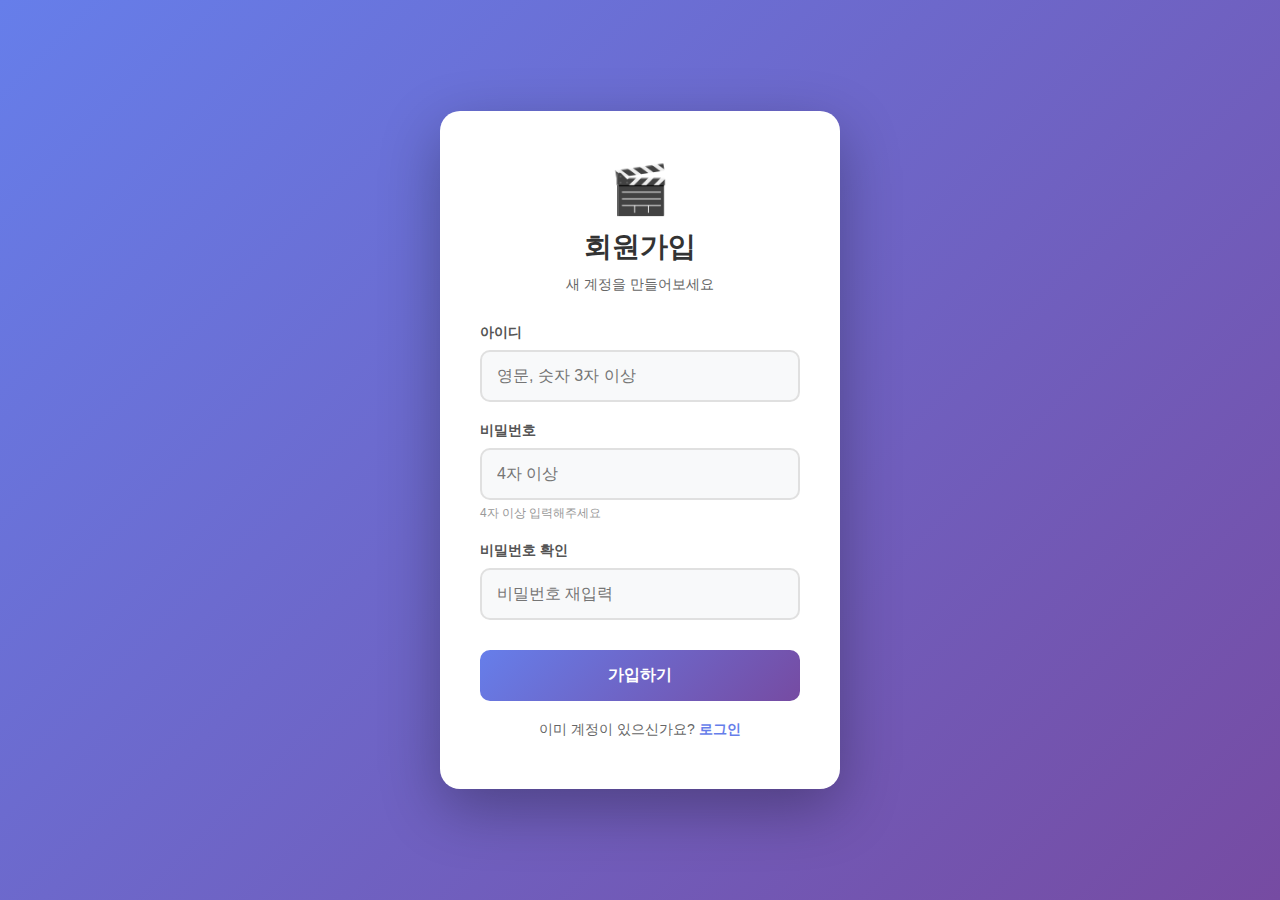
<file: templates/register.html>
<!DOCTYPE html>
<html lang="ko">
<head>
    <meta charset="UTF-8">
    <meta name="viewport" content="width=device-width, initial-scale=1.0">
    <title>회원가입 - 영상 다운로더</title>
    <style>
        * {
            margin: 0;
            padding: 0;
            box-sizing: border-box;
        }

        body {
            font-family: -apple-system, BlinkMacSystemFont, 'Segoe UI', Roboto, sans-serif;
            background: linear-gradient(135deg, #667eea 0%, #764ba2 100%);
            min-height: 100vh;
            display: flex;
            justify-content: center;
            align-items: center;
        }

        .register-container {
            background: white;
            border-radius: 20px;
            box-shadow: 0 20px 60px rgba(0,0,0,0.3);
            padding: 50px 40px;
            width: 90%;
            max-width: 400px;
            animation: fadeIn 0.5s ease;
        }

        @keyframes fadeIn {
            from { opacity: 0; transform: translateY(-20px); }
            to { opacity: 1; transform: translateY(0); }
        }

        .logo {
            text-align: center;
            font-size: 48px;
            margin-bottom: 10px;
        }

        h1 {
            text-align: center;
            color: #333;
            margin-bottom: 10px;
            font-size: 28px;
        }

        .subtitle {
            text-align: center;
            color: #666;
            margin-bottom: 30px;
            font-size: 14px;
        }

        .form-group {
            margin-bottom: 20px;
        }

        label {
            display: block;
            color: #555;
            margin-bottom: 8px;
            font-weight: 600;
            font-size: 14px;
        }

        input[type="text"],
        input[type="password"] {
            width: 100%;
            padding: 15px;
            border: 2px solid #e0e0e0;
            border-radius: 10px;
            font-size: 16px;
            transition: all 0.3s;
            background: #f8f9fa;
        }

        input[type="text"]:focus,
        input[type="password"]:focus {
            outline: none;
            border-color: #667eea;
            background: white;
            box-shadow: 0 0 0 3px rgba(102, 126, 234, 0.1);
        }

        .btn-register {
            width: 100%;
            padding: 15px;
            background: linear-gradient(135deg, #667eea 0%, #764ba2 100%);
            color: white;
            border: none;
            border-radius: 10px;
            font-size: 16px;
            font-weight: bold;
            cursor: pointer;
            transition: all 0.3s;
            margin-top: 10px;
        }

        .btn-register:hover {
            transform: translateY(-2px);
            box-shadow: 0 10px 20px rgba(102, 126, 234, 0.3);
        }

        .btn-register:active {
            transform: translateY(0);
        }

        .login-link {
            text-align: center;
            margin-top: 20px;
            color: #666;
            font-size: 14px;
        }

        .login-link a {
            color: #667eea;
            text-decoration: none;
            font-weight: bold;
        }

        .login-link a:hover {
            text-decoration: underline;
        }

        .message {
            padding: 12px;
            border-radius: 8px;
            margin-bottom: 20px;
            text-align: center;
            font-size: 14px;
            display: none;
        }

        .message.error {
            background: #fee;
            color: #c33;
            border: 1px solid #fcc;
        }

        .message.success {
            background: #efe;
            color: #3c3;
            border: 1px solid #cfc;
        }

        .password-hint {
            font-size: 12px;
            color: #999;
            margin-top: 5px;
        }
    </style>
</head>
<body>
    <div class="register-container">
        <div class="logo">🎬</div>
        <h1>회원가입</h1>
        <p class="subtitle">새 계정을 만들어보세요</p>

        <div id="message" class="message"></div>

        <form id="registerForm">
            <div class="form-group">
                <label for="username">아이디</label>
                <input type="text" id="username" name="username" required 
                       placeholder="영문, 숫자 3자 이상" autocomplete="username">
            </div>

            <div class="form-group">
                <label for="password">비밀번호</label>
                <input type="password" id="password" name="password" required 
                       placeholder="4자 이상" autocomplete="new-password">
                <div class="password-hint">4자 이상 입력해주세요</div>
            </div>

            <div class="form-group">
                <label for="password_confirm">비밀번호 확인</label>
                <input type="password" id="password_confirm" name="password_confirm" required 
                       placeholder="비밀번호 재입력" autocomplete="new-password">
            </div>

            <button type="submit" class="btn-register">가입하기</button>
        </form>

        <div class="login-link">
            이미 계정이 있으신가요? <a href="/login">로그인</a>
        </div>
    </div>

    <script>
        const form = document.getElementById('registerForm');
        const messageDiv = document.getElementById('message');

        function showMessage(text, type) {
            messageDiv.textContent = text;
            messageDiv.className = `message ${type}`;
            messageDiv.style.display = 'block';
            
            if (type === 'success') {
                setTimeout(() => {
                    window.location.href = '/login';
                }, 1500);
            }
        }

        form.addEventListener('submit', async (e) => {
            e.preventDefault();

            const username = document.getElementById('username').value.trim();
            const password = document.getElementById('password').value;
            const passwordConfirm = document.getElementById('password_confirm').value;

            // 유효성 검사
            if (username.length < 3) {
                showMessage('아이디는 3자 이상이어야 합니다', 'error');
                return;
            }

            if (password.length < 4) {
                showMessage('비밀번호는 4자 이상이어야 합니다', 'error');
                return;
            }

            if (password !== passwordConfirm) {
                showMessage('비밀번호가 일치하지 않습니다', 'error');
                return;
            }

            // 회원가입 요청
            try {
                const response = await fetch('/api/register', {
                    method: 'POST',
                    headers: {
                        'Content-Type': 'application/json',
                    },
                    body: JSON.stringify({ username, password })
                });

                const data = await response.json();

                if (data.success) {
                    showMessage('회원가입 성공! 로그인 페이지로 이동합니다...', 'success');
                } else {
                    showMessage(data.message || '회원가입에 실패했습니다', 'error');
                }
            } catch (error) {
                showMessage('서버 오류가 발생했습니다', 'error');
            }
        });
    </script>
</body>
</html>
</file>
